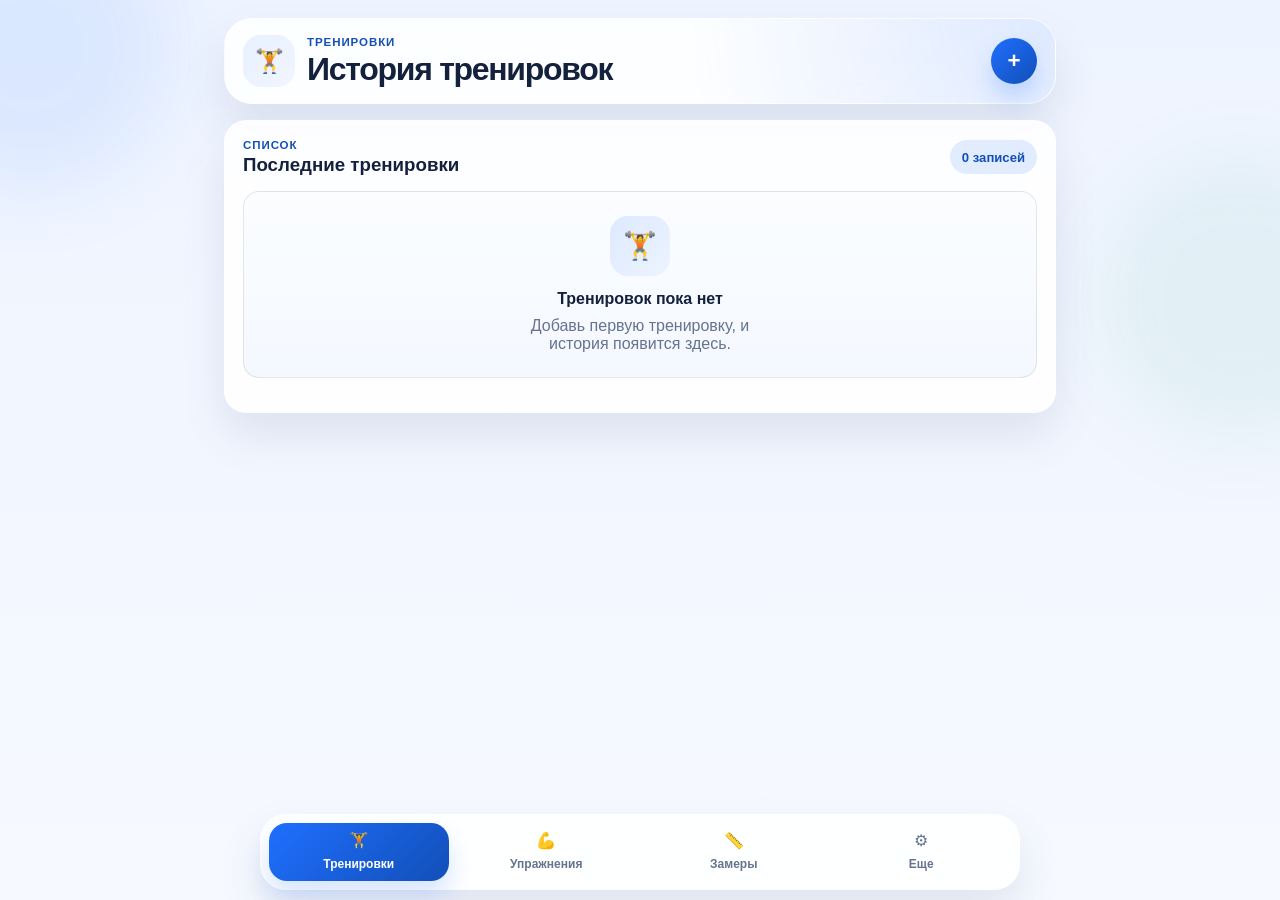
<file: docs/index.html>
<!DOCTYPE html>
<html lang="ru">
<head>
  <meta charset="utf-8">
  <meta name="viewport" content="width=device-width, initial-scale=1">
  <title>Журнал тренировок</title>
  <link rel="stylesheet" href="./styles.css?v=20260611d">
</head>
<body>
  <div class="page-glow page-glow-left"></div>
  <div class="page-glow page-glow-right"></div>

  <div class="app-shell">
    <main class="views">
      <section id="view-workouts" class="view is-active">
        <div class="subview is-active" data-subview="list">
          <header class="screen-header screen-header-workouts">
            <div class="screen-title-wrap">
              <span class="screen-icon" aria-hidden="true">🏋</span>
              <div>
                <p class="screen-kicker">Тренировки</p>
                <h2>История тренировок</h2>
              </div>
            </div>
            <button id="open-workout-form-button" class="circle-action" type="button" aria-label="Новая тренировка">+</button>
          </header>

          <section class="panel list-panel">
            <div class="panel-heading">
              <div>
                <p class="section-kicker">Список</p>
                <h3>Последние тренировки</h3>
              </div>
              <span id="workout-history-count" class="history-count">0 записей</span>
            </div>
            <div id="workout-empty-state" class="empty-state">
              <div class="empty-state-icon">🏋</div>
              <h4>Тренировок пока нет</h4>
              <p>Добавь первую тренировку, и история появится здесь.</p>
            </div>
            <div id="workout-history-list" class="history-list"></div>
          </section>
        </div>

        <div class="subview" data-subview="form">
          <header class="screen-header screen-header-workouts">
            <button class="back-button" type="button" data-back="workouts">Назад</button>
            <div class="screen-title-center">
              <p class="screen-kicker">Тренировки</p>
              <h2 id="workout-form-title">Новая тренировка</h2>
            </div>
            <button class="header-save-button" type="submit" form="workout-form">Сохранить</button>
          </header>

          <section class="panel form-panel">
            <p id="workout-draft-status" class="draft-status" hidden></p>
            <form id="workout-form" class="stack-form">
              <input id="workout-id" type="hidden">

              <label class="field">
                <span>Название тренировки</span>
                <input id="workout-title" type="text" placeholder="Например, Ноги и спина">
              </label>

              <label class="field">
                <span>Тип тренировки</span>
                <select id="workout-type" required>
                  <option value="strength">Силовая</option>
                  <option value="cardio">Кардио</option>
                </select>
              </label>

              <div class="field-grid">
                <label class="field">
                  <span>Время начала</span>
                  <input id="workout-start-time" type="datetime-local" required>
                </label>
                <label class="field">
                  <span>Время окончания</span>
                  <input id="workout-end-time" type="datetime-local" required>
                </label>
              </div>

              <section class="subsection">
                <div class="section-row">
                  <div>
                    <p class="section-kicker">Упражнения</p>
                    <h4>Что было в тренировке</h4>
                  </div>
                  <button id="add-workout-exercise-button" class="secondary-button" type="button">+ Упражнение</button>
                </div>
                <p id="exercise-picker-hint" class="helper-text" hidden></p>
                <button id="create-exercise-from-workout-button" class="ghost-button helper-action" type="button" hidden></button>
                <div id="workout-exercises-list" class="exercise-list"></div>
              </section>

              <div class="form-actions">
                <button id="reset-workout-button" class="ghost-button" type="button">Очистить</button>
                <button class="primary-button primary-button-wide" type="submit">Сохранить тренировку</button>
              </div>
            </form>
          </section>
        </div>
      </section>

      <section id="view-exercises" class="view">
        <div class="subview is-active" data-subview="list">
          <header class="screen-header screen-header-exercises">
            <div class="screen-title-wrap">
              <span class="screen-icon" aria-hidden="true">💪</span>
              <div>
                <p class="screen-kicker">Упражнения</p>
                <h2>Справочник</h2>
              </div>
            </div>
            <button id="open-exercise-form-button" class="circle-action" type="button" aria-label="Новое упражнение">+</button>
          </header>

          <section class="panel list-panel">
            <div class="panel-heading">
              <div>
                <p class="section-kicker">Список</p>
                <h3>Упражнения</h3>
              </div>
              <span id="exercise-history-count" class="history-count">0 записей</span>
            </div>
            <div id="exercise-empty-state" class="empty-state">
              <div class="empty-state-icon">💪</div>
              <h4>Справочник пуст</h4>
              <p>Добавь упражнения один раз, чтобы потом просто выбирать их в тренировке.</p>
            </div>
            <div id="exercise-history-list" class="history-list"></div>
          </section>
        </div>

        <div class="subview" data-subview="form">
          <header class="screen-header screen-header-exercises">
            <button class="back-button" type="button" data-back="exercises">Назад</button>
            <div class="screen-title-center">
              <p class="screen-kicker">Упражнения</p>
              <h2 id="exercise-form-title">Новое упражнение</h2>
            </div>
            <button class="header-save-button" type="submit" form="exercise-form">Сохранить</button>
          </header>

          <section class="panel form-panel">
            <p id="exercise-draft-status" class="draft-status" hidden></p>
            <form id="exercise-form" class="stack-form">
              <input id="exercise-id" type="hidden">

              <label class="field">
                <span>Название упражнения</span>
                <input id="exercise-name" type="text" placeholder="Например, жим лежа" required>
              </label>

              <label class="field">
                <span>Тип упражнения</span>
                <select id="exercise-type" required>
                  <option value="strength">Силовое</option>
                  <option value="cardio">Кардио</option>
                </select>
              </label>

              <label class="field">
                <span>Описание или заметка</span>
                <textarea id="exercise-description" rows="4" placeholder="Например, техника или комментарий"></textarea>
              </label>

              <div class="form-actions">
                <button id="reset-exercise-button" class="ghost-button" type="button">Очистить</button>
                <button class="primary-button primary-button-wide" type="submit">Сохранить упражнение</button>
              </div>
            </form>
          </section>
        </div>
      </section>

      <section id="view-measurements" class="view">
        <div class="subview is-active" data-subview="list">
          <header class="screen-header screen-header-measurements">
            <div class="screen-title-wrap">
              <span class="screen-icon" aria-hidden="true">📏</span>
              <div>
                <p class="screen-kicker">Замеры</p>
                <h2>Прогресс тела</h2>
              </div>
            </div>
            <button id="open-measurement-form-button" class="circle-action" type="button" aria-label="Новый замер">+</button>
          </header>

          <section class="panel list-panel">
            <div class="panel-heading">
              <div>
                <p class="section-kicker">Список</p>
                <h3>Замеры</h3>
              </div>
              <span id="measurement-history-count" class="history-count">0 записей</span>
            </div>
            <div id="measurement-empty-state" class="empty-state">
              <div class="empty-state-icon">📏</div>
              <h4>Замеров пока нет</h4>
              <p>Сохрани первый замер, чтобы потом видеть изменения по телу.</p>
            </div>
            <div id="measurement-history-list" class="history-list"></div>
          </section>
        </div>

        <div class="subview" data-subview="form">
          <header class="screen-header screen-header-measurements">
            <button class="back-button" type="button" data-back="measurements">Назад</button>
            <div class="screen-title-center">
              <p class="screen-kicker">Замеры</p>
              <h2 id="measurement-form-title">Новый замер</h2>
            </div>
            <button class="header-save-button" type="submit" form="measurement-form">Сохранить</button>
          </header>

          <section class="panel form-panel">
            <p id="measurement-draft-status" class="draft-status" hidden></p>
            <form id="measurement-form" class="stack-form">
              <input id="measurement-id" type="hidden">

              <label class="field">
                <span>Название записи</span>
                <input id="measurement-title" type="text" placeholder="Например, Утренний замер">
              </label>

              <label class="field">
                <span>Дата замера</span>
                <input id="measurement-date" type="date" required>
              </label>

              <div class="field-grid">
                <label class="field">
                  <span>Вес, кг</span>
                  <input id="measurement-weight" type="number" min="0" step="0.1" placeholder="78.4">
                </label>
                <label class="field">
                  <span>Процент жира</span>
                  <input id="measurement-body-fat" type="number" min="0" max="100" step="0.1" placeholder="18.2">
                </label>
              </div>

              <div class="double-grid">
                <label class="field">
                  <span>Грудь</span>
                  <input id="measurement-chest" type="number" min="0" step="0.1" placeholder="100">
                </label>
                <label class="field">
                  <span>Талия</span>
                  <input id="measurement-waist" type="number" min="0" step="0.1" placeholder="82">
                </label>
                <label class="field">
                  <span>Живот</span>
                  <input id="measurement-belly" type="number" min="0" step="0.1" placeholder="86">
                </label>
                <label class="field">
                  <span>Бедра</span>
                  <input id="measurement-hips" type="number" min="0" step="0.1" placeholder="98">
                </label>
                <label class="field">
                  <span>Рука</span>
                  <input id="measurement-arm" type="number" min="0" step="0.1" placeholder="36">
                </label>
                <label class="field">
                  <span>Нога</span>
                  <input id="measurement-leg" type="number" min="0" step="0.1" placeholder="58">
                </label>
              </div>

              <label class="field">
                <span>Заметка</span>
                <textarea id="measurement-note" rows="4" placeholder="Например, утром натощак"></textarea>
              </label>

              <div class="form-actions">
                <button id="reset-measurement-button" class="ghost-button" type="button">Очистить</button>
                <button class="primary-button primary-button-wide" type="submit">Сохранить замер</button>
              </div>
            </form>
          </section>
        </div>
      </section>

      <section id="view-more" class="view">
        <div class="subview is-active" data-subview="list">
          <header class="screen-header screen-header-more">
            <div class="screen-title-wrap">
              <span class="screen-icon" aria-hidden="true">⚙</span>
              <div>
                <p class="screen-kicker">Еще</p>
                <h2>Данные и настройки</h2>
              </div>
            </div>
          </header>

          <section class="panel info-panel">
            <article class="info-card">
              <h3>Как сейчас хранятся данные</h3>
              <p>Тренировки, упражнения, замеры и черновики сохраняются локально в браузере на этом устройстве.</p>
            </article>

            <article class="info-card">
              <h3>Что уже поддерживается</h3>
              <p>Черновики форм восстанавливаются. Для тренировок можно создавать упражнения прямо из текущего сценария.</p>
            </article>

            <article class="info-card">
              <h3>Резервная копия</h3>
              <p>Можно выгрузить все данные в файл и позже восстановить их через импорт.</p>
            </article>

            <article class="info-card">
              <h3>Действия с данными</h3>
              <div class="info-card-actions">
                <button id="export-data-button" class="secondary-button" type="button">Экспорт данных</button>
                <button id="import-data-button" class="secondary-button" type="button">Импорт данных</button>
                <button id="clear-all-data-button" class="ghost-button" type="button">Очистить все данные</button>
              </div>
              <input id="import-data-input" type="file" accept="application/json" hidden>
              <p>Очистка затрагивает только это устройство.</p>
            </article>
          </section>
        </div>
      </section>
    </main>
  </div>

  <nav class="bottom-nav" aria-label="Основная навигация">
    <button class="nav-item is-active" type="button" data-view="workouts">
      <span class="nav-icon" aria-hidden="true">🏋</span>
      <span class="nav-label">Тренировки</span>
    </button>
    <button class="nav-item" type="button" data-view="exercises">
      <span class="nav-icon" aria-hidden="true">💪</span>
      <span class="nav-label">Упражнения</span>
    </button>
    <button class="nav-item" type="button" data-view="measurements">
      <span class="nav-icon" aria-hidden="true">📏</span>
      <span class="nav-label">Замеры</span>
    </button>
    <button class="nav-item" type="button" data-view="more">
      <span class="nav-icon" aria-hidden="true">⚙</span>
      <span class="nav-label">Еще</span>
    </button>
  </nav>

  <template id="workout-exercise-template">
    <article class="exercise-card">
      <div class="exercise-card-header">
        <div>
          <p class="exercise-index-label">Упражнение</p>
          <h4 class="exercise-card-title">Новый блок</h4>
        </div>
        <button class="icon-button remove-exercise-button" type="button" aria-label="Удалить упражнение">Удалить</button>
      </div>

      <label class="field">
        <span>Выбрать упражнение</span>
        <select class="workout-exercise-id" required></select>
      </label>

      <div class="triple-grid">
        <label class="field">
          <span>Подходы</span>
          <input class="exercise-sets" type="number" min="1" step="1" placeholder="4">
        </label>
        <label class="field">
          <span>Вес, кг</span>
          <input class="exercise-weight" type="number" min="0" step="0.5" placeholder="60">
        </label>
        <label class="field">
          <span>Повторы</span>
          <input class="exercise-reps" type="number" min="0" step="1" placeholder="10">
        </label>
      </div>

      <label class="field">
        <span>Заметка к упражнению</span>
        <textarea class="exercise-note" rows="3" placeholder="Техника, ощущения, комментарии"></textarea>
      </label>
    </article>
  </template>

  <div id="toast" class="toast" hidden></div>

  <script src="./app.js?v=20260611d" defer></script>
</body>
</html>
</file>
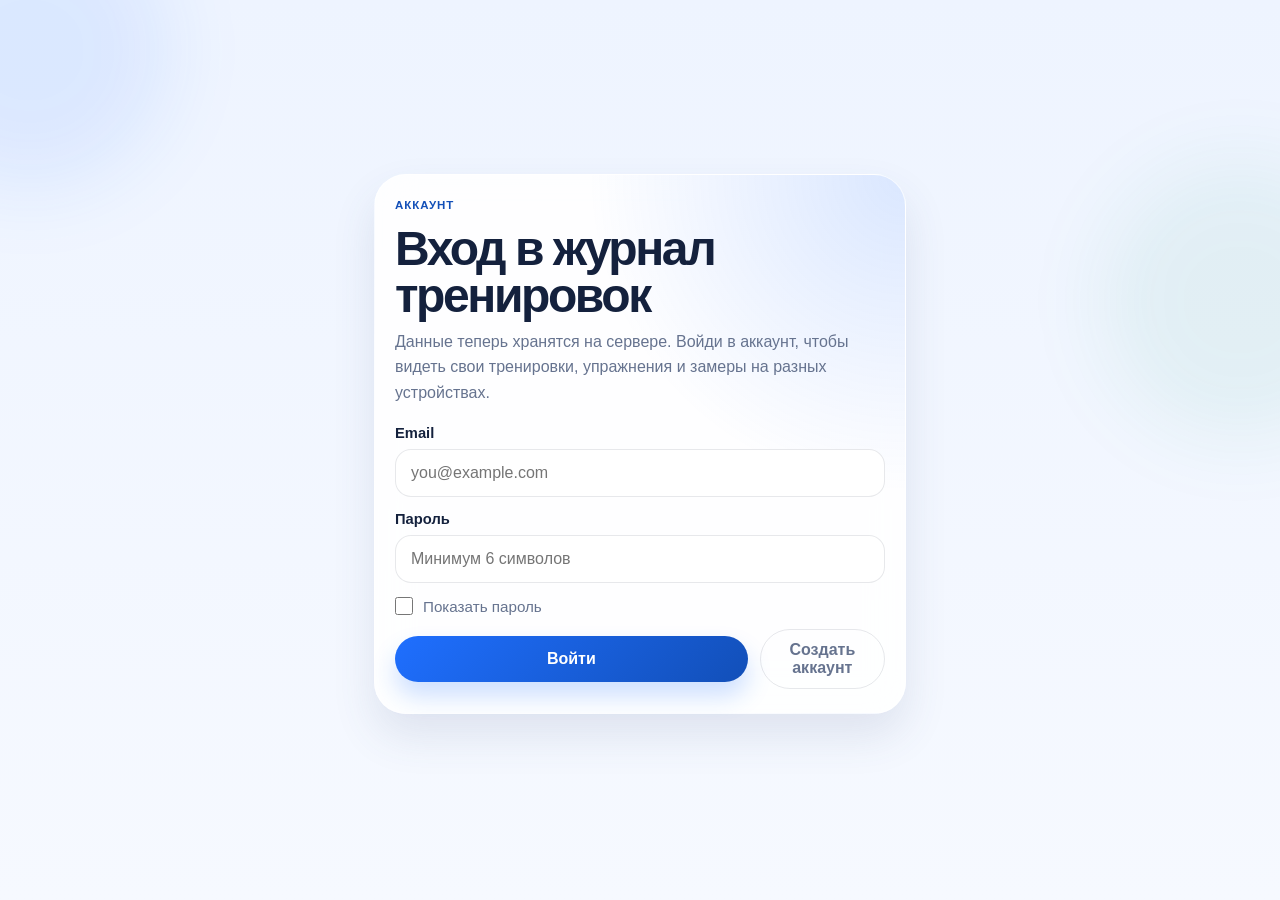
<file: wwwroot/index.html>
<!DOCTYPE html>
<html lang="ru">
<head>
  <meta charset="utf-8">
  <meta name="viewport" content="width=device-width, initial-scale=1">
  <title>Журнал тренировок</title>
  <link rel="stylesheet" href="./styles.css?v=20260701b">
</head>
<body>
  <div class="page-glow page-glow-left"></div>
  <div class="page-glow page-glow-right"></div>

  <section id="auth-shell" class="auth-shell">
    <div class="auth-card">
      <div class="auth-copy">
        <p class="screen-kicker">Аккаунт</p>
        <h1>Вход в журнал тренировок</h1>
        <p class="auth-text">Данные теперь хранятся на сервере. Войди в аккаунт, чтобы видеть свои тренировки, упражнения и замеры на разных устройствах.</p>
      </div>

      <form id="auth-form" class="stack-form auth-form">
        <label class="field">
          <span>Email</span>
          <input id="auth-email" type="email" placeholder="you@example.com" autocomplete="email" required>
        </label>

        <label class="field">
          <span>Пароль</span>
          <input id="auth-password" type="password" placeholder="Минимум 6 символов" autocomplete="current-password" required>
        </label>

        <label class="auth-password-toggle" for="auth-show-password">
          <input id="auth-show-password" type="checkbox">
          <span>Показать пароль</span>
        </label>

        <p id="auth-status" class="draft-status" hidden></p>

        <div class="form-actions auth-actions">
          <button id="auth-submit-button" class="primary-button primary-button-wide" type="submit">Войти</button>
          <button id="auth-toggle-button" class="ghost-button" type="button">Создать аккаунт</button>
        </div>
      </form>
    </div>
  </section>

  <div id="app-shell" class="app-shell" hidden>
    <main class="views">
      <section id="view-workouts" class="view is-active">
        <div class="subview is-active" data-subview="list">
          <header class="screen-header screen-header-workouts">
            <div class="screen-title-wrap">
              <span class="screen-icon" aria-hidden="true">🏋</span>
              <div>
                <p class="screen-kicker">Тренировки</p>
                <h2>История тренировок</h2>
              </div>
            </div>
            <button id="open-workout-form-button" class="circle-action" type="button" aria-label="Новая тренировка">+</button>
          </header>

          <section class="panel list-panel">
            <div class="panel-heading">
              <div>
                <p class="section-kicker">Список</p>
                <h3>Последние тренировки</h3>
              </div>
              <span id="workout-history-count" class="history-count">0 записей</span>
            </div>
            <div id="active-workout-card" class="active-workout-card" hidden></div>
            <div class="workout-filter-row">
              <button id="planned-filter-button" class="filter-chip is-active" type="button">Запланированные</button>
              <button id="completed-filter-button" class="filter-chip" type="button">Завершённые</button>
            </div>
            <div id="workout-empty-state" class="empty-state">
              <div class="empty-state-icon">🏋</div>
              <h4>Тренировок пока нет</h4>
              <p>Добавь первую тренировку, и история появится здесь.</p>
            </div>
            <div id="workout-history-list" class="history-list"></div>
          </section>
        </div>

        <div class="subview" data-subview="form">
          <header class="screen-header screen-header-workouts">
            <button class="back-button" type="button" data-back="workouts">Назад</button>
            <div class="screen-title-center">
              <p class="screen-kicker">Тренировки</p>
              <h2 id="workout-form-title">Новая тренировка</h2>
            </div>
            <button class="header-save-button" type="submit" form="workout-form">Сохранить</button>
          </header>

          <section class="panel form-panel">
            <p id="workout-draft-status" class="draft-status" hidden></p>
            <form id="workout-form" class="stack-form">
              <input id="workout-id" type="hidden">

              <label class="field">
                <span>Название тренировки</span>
                <input id="workout-title" type="text" placeholder="Например, Ноги и спина">
              </label>

              <label class="field">
                <span>Тип тренировки</span>
                <select id="workout-type" required>
                  <option value="strength">Силовая</option>
                  <option value="cardio">Кардио</option>
                </select>
              </label>

              <label class="field">
                <span>Статус тренировки</span>
                <select id="workout-status" required>
                  <option value="planned">Запланирована</option>
                  <option value="active">Активна</option>
                  <option value="completed">Сразу завершить</option>
                </select>
              </label>

              <div class="field-grid">
                <label class="field">
                  <span>Время начала</span>
                  <input id="workout-start-time" type="datetime-local" required>
                </label>
                <label class="field">
                  <span>Время окончания</span>
                  <input id="workout-end-time" type="datetime-local" required>
                </label>
              </div>

              <section class="subsection">
                <div class="section-row">
                  <div>
                    <p class="section-kicker">Упражнения</p>
                    <h4>Что было в тренировке</h4>
                  </div>
                  <button id="add-workout-exercise-button" class="secondary-button" type="button">+ Упражнение</button>
                </div>
                <p id="exercise-picker-hint" class="helper-text" hidden></p>
                <button id="create-exercise-from-workout-button" class="ghost-button helper-action" type="button" hidden></button>
                <div id="workout-exercises-list" class="exercise-list"></div>
              </section>

              <div class="form-actions">
                <button id="reset-workout-button" class="ghost-button" type="button">Очистить</button>
                <button class="primary-button primary-button-wide" type="submit">Сохранить тренировку</button>
              </div>
            </form>
          </section>
        </div>
      </section>

      <section id="view-exercises" class="view">
        <div class="subview is-active" data-subview="list">
          <header class="screen-header screen-header-exercises">
            <div class="screen-title-wrap">
              <span class="screen-icon" aria-hidden="true">💪</span>
              <div>
                <p class="screen-kicker">Упражнения</p>
                <h2>Справочник</h2>
              </div>
            </div>
            <button id="open-exercise-form-button" class="circle-action" type="button" aria-label="Новое упражнение">+</button>
          </header>

          <section class="panel list-panel">
            <div class="panel-heading">
              <div>
                <p class="section-kicker">Список</p>
                <h3>Упражнения</h3>
              </div>
              <span id="exercise-history-count" class="history-count">0 записей</span>
            </div>
            <div id="exercise-empty-state" class="empty-state">
              <div class="empty-state-icon">💪</div>
              <h4>Справочник пуст</h4>
              <p>Добавь упражнения один раз, чтобы потом просто выбирать их в тренировке.</p>
            </div>
            <div id="exercise-history-list" class="history-list"></div>
          </section>
        </div>

        <div class="subview" data-subview="form">
          <header class="screen-header screen-header-exercises">
            <button class="back-button" type="button" data-back="exercises">Назад</button>
            <div class="screen-title-center">
              <p class="screen-kicker">Упражнения</p>
              <h2 id="exercise-form-title">Новое упражнение</h2>
            </div>
            <button class="header-save-button" type="submit" form="exercise-form">Сохранить</button>
          </header>

          <section class="panel form-panel">
            <p id="exercise-draft-status" class="draft-status" hidden></p>
            <form id="exercise-form" class="stack-form">
              <input id="exercise-id" type="hidden">

              <label class="field">
                <span>Название упражнения</span>
                <input id="exercise-name" type="text" placeholder="Например, жим лежа" required>
              </label>

              <label class="field">
                <span>Тип упражнения</span>
                <select id="exercise-type" required>
                  <option value="strength">Силовое</option>
                  <option value="cardio">Кардио</option>
                </select>
              </label>

              <label class="field">
                <span>Описание или заметка</span>
                <textarea id="exercise-description" rows="4" placeholder="Например, техника или комментарий"></textarea>
              </label>

              <div class="form-actions">
                <button id="reset-exercise-button" class="ghost-button" type="button">Очистить</button>
                <button class="primary-button primary-button-wide" type="submit">Сохранить упражнение</button>
              </div>
            </form>
          </section>
        </div>
      </section>

      <section id="view-measurements" class="view">
        <div class="subview is-active" data-subview="list">
          <header class="screen-header screen-header-measurements">
            <div class="screen-title-wrap">
              <span class="screen-icon" aria-hidden="true">📏</span>
              <div>
                <p class="screen-kicker">Замеры</p>
                <h2>Прогресс тела</h2>
              </div>
            </div>
            <button id="open-measurement-form-button" class="circle-action" type="button" aria-label="Новый замер">+</button>
          </header>

          <section class="panel list-panel">
            <div class="panel-heading">
              <div>
                <p class="section-kicker">Список</p>
                <h3>Замеры</h3>
              </div>
              <span id="measurement-history-count" class="history-count">0 записей</span>
            </div>
            <div id="measurement-empty-state" class="empty-state">
              <div class="empty-state-icon">📏</div>
              <h4>Замеров пока нет</h4>
              <p>Сохрани первый замер, чтобы потом видеть изменения по телу.</p>
            </div>
            <div id="measurement-history-list" class="history-list"></div>
          </section>
        </div>

        <div class="subview" data-subview="form">
          <header class="screen-header screen-header-measurements">
            <button class="back-button" type="button" data-back="measurements">Назад</button>
            <div class="screen-title-center">
              <p class="screen-kicker">Замеры</p>
              <h2 id="measurement-form-title">Новый замер</h2>
            </div>
            <button class="header-save-button" type="submit" form="measurement-form">Сохранить</button>
          </header>

          <section class="panel form-panel">
            <p id="measurement-draft-status" class="draft-status" hidden></p>
            <form id="measurement-form" class="stack-form">
              <input id="measurement-id" type="hidden">

              <label class="field">
                <span>Название записи</span>
                <input id="measurement-title" type="text" placeholder="Например, Утренний замер">
              </label>

              <label class="field">
                <span>Дата замера</span>
                <input id="measurement-date" type="date" required>
              </label>

              <div class="field-grid">
                <label class="field">
                  <span>Вес, кг</span>
                  <input id="measurement-weight" type="number" min="0" step="0.1" placeholder="78.4">
                </label>
                <label class="field">
                  <span>Процент жира</span>
                  <input id="measurement-body-fat" type="number" min="0" max="100" step="0.1" placeholder="18.2">
                </label>
              </div>

              <details class="compact-details">
                <summary>Обхваты и заметка</summary>
                <div class="compact-details-body">
                  <div class="double-grid">
                    <label class="field">
                      <span>Грудь</span>
                      <input id="measurement-chest" type="number" min="0" step="0.1" placeholder="100">
                    </label>
                    <label class="field">
                      <span>Талия</span>
                      <input id="measurement-waist" type="number" min="0" step="0.1" placeholder="82">
                    </label>
                    <label class="field">
                      <span>Живот</span>
                      <input id="measurement-belly" type="number" min="0" step="0.1" placeholder="86">
                    </label>
                    <label class="field">
                      <span>Бедра</span>
                      <input id="measurement-hips" type="number" min="0" step="0.1" placeholder="98">
                    </label>
                    <label class="field">
                      <span>Рука</span>
                      <input id="measurement-arm" type="number" min="0" step="0.1" placeholder="36">
                    </label>
                    <label class="field">
                      <span>Нога</span>
                      <input id="measurement-leg" type="number" min="0" step="0.1" placeholder="58">
                    </label>
                  </div>

                  <label class="field">
                    <span>Заметка</span>
                    <textarea id="measurement-note" rows="4" placeholder="Например, утром натощак"></textarea>
                  </label>
                </div>
              </details>

              <div class="form-actions">
                <button id="reset-measurement-button" class="ghost-button" type="button">Очистить</button>
                <button class="primary-button primary-button-wide" type="submit">Сохранить замер</button>
              </div>
            </form>
          </section>
        </div>
      </section>

      <section id="view-more" class="view">
        <div class="subview is-active" data-subview="list">
          <header class="screen-header screen-header-more">
            <div class="screen-title-wrap">
              <span class="screen-icon" aria-hidden="true">⚙</span>
              <div>
                <p class="screen-kicker">Еще</p>
                <h2>Данные и настройки</h2>
              </div>
            </div>
          </header>

          <section class="panel info-panel">
            <article class="info-card">
              <h3>Аккаунт</h3>
              <p id="account-email">Не выполнен вход.</p>
              <p id="sync-status-text">После входа приложение загружает данные с сервера и автоматически отправляет изменения обратно.</p>
              <button id="logout-button" class="ghost-button" type="button">Выйти</button>
            </article>

            <article class="info-card">
              <h3>Данные</h3>
              <p>Экспортируй журнал в файл или верни его обратно через импорт.</p>
              <div class="info-card-actions">
                <button id="export-data-button" class="secondary-button" type="button">Экспорт данных</button>
                <button id="import-data-button" class="secondary-button" type="button">Импорт данных</button>
              </div>
              <input id="import-data-input" type="file" accept="application/json" hidden>
            </article>

            <article class="info-card">
              <h3>Локальное хранение</h3>
              <p>Черновики форм и история остаются в браузере на этом устройстве. Очистка затронет только его.</p>
              <button id="clear-all-data-button" class="ghost-button" type="button">Очистить все данные</button>
            </article>
          </section>
        </div>
      </section>
    </main>
  </div>

  <nav id="bottom-nav" class="bottom-nav" aria-label="Основная навигация" hidden>
    <button class="nav-item is-active" type="button" data-view="workouts">
      <span class="nav-icon" aria-hidden="true">🏋</span>
      <span class="nav-label">Тренировки</span>
    </button>
    <button class="nav-item" type="button" data-view="exercises">
      <span class="nav-icon" aria-hidden="true">💪</span>
      <span class="nav-label">Упражнения</span>
    </button>
    <button class="nav-item" type="button" data-view="measurements">
      <span class="nav-icon" aria-hidden="true">📏</span>
      <span class="nav-label">Замеры</span>
    </button>
    <button class="nav-item" type="button" data-view="more">
      <span class="nav-icon" aria-hidden="true">⚙</span>
      <span class="nav-label">Еще</span>
    </button>
  </nav>

  <template id="workout-exercise-template">
    <article class="exercise-card">
      <input class="workout-entry-id" type="hidden">
      <input class="workout-entry-status" type="hidden">
      <input class="workout-entry-plan" type="hidden">
      <input class="workout-entry-fact" type="hidden">
      <div class="exercise-card-header">
        <div>
          <p class="exercise-index-label">Упражнение</p>
          <h4 class="exercise-card-title">Новый блок</h4>
        </div>
        <button class="icon-button remove-exercise-button" type="button" aria-label="Удалить упражнение">Удалить</button>
      </div>

      <label class="field">
        <span>Выбрать упражнение</span>
        <select class="workout-exercise-id" required></select>
      </label>

      <div class="triple-grid">
        <label class="field">
          <span>Подходы</span>
          <input class="exercise-sets" type="number" min="1" step="1" placeholder="4">
        </label>
        <label class="field">
          <span>Вес, кг</span>
          <input class="exercise-weight" type="number" min="0" step="0.5" placeholder="60">
        </label>
        <label class="field">
          <span>Повторы</span>
          <input class="exercise-reps" type="number" min="0" step="1" placeholder="10">
        </label>
      </div>

      <label class="field">
        <span>Заметка к упражнению</span>
        <textarea class="exercise-note" rows="3" placeholder="Техника, ощущения, комментарии"></textarea>
      </label>
    </article>
  </template>

  <div id="toast" class="toast" hidden></div>

  <script src="./app.js?v=20260701d" defer></script>
</body>
</html>
</file>
<file: docs/styles.css>
:root {
  color-scheme: light;
  --bg-top: #eef4ff;
  --bg-bottom: #f6f9ff;
  --surface: rgba(255, 255, 255, 0.88);
  --surface-strong: #ffffff;
  --surface-soft: #f4f7fc;
  --text: #14213d;
  --muted: #66738f;
  --line: rgba(20, 33, 61, 0.1);
  --primary: #1f6fff;
  --primary-strong: #124fb8;
  --primary-soft: rgba(31, 111, 255, 0.12);
  --green: #1f9b6c;
  --green-soft: rgba(31, 155, 108, 0.12);
  --orange: #d9851d;
  --orange-soft: rgba(217, 133, 29, 0.14);
  --graphite: #405066;
  --graphite-soft: rgba(64, 80, 102, 0.12);
  --danger: #d94b4b;
  --danger-soft: rgba(217, 75, 75, 0.1);
  --shadow: 0 22px 44px rgba(67, 86, 125, 0.12);
  --radius-xl: 28px;
  --radius-lg: 22px;
  --radius-md: 16px;
  --radius-sm: 12px;
  --max-width: 860px;
  font-family: "Segoe UI", "SF Pro Display", sans-serif;
}

* {
  box-sizing: border-box;
}

html {
  scroll-behavior: smooth;
}

body {
  margin: 0;
  min-height: 100vh;
  overflow-x: hidden;
  color: var(--text);
  background: linear-gradient(180deg, var(--bg-top) 0%, var(--bg-bottom) 100%);
}

button,
input,
select,
textarea {
  font: inherit;
}

button {
  appearance: none;
}

.page-glow {
  position: fixed;
  z-index: 0;
  width: 280px;
  height: 280px;
  border-radius: 50%;
  filter: blur(40px);
  opacity: 0.5;
  pointer-events: none;
}

.page-glow-left {
  top: -90px;
  left: -110px;
  background: rgba(31, 111, 255, 0.18);
}

.page-glow-right {
  top: 160px;
  right: -100px;
  background: rgba(31, 155, 108, 0.14);
}

.app-shell {
  position: relative;
  z-index: 1;
  width: min(100%, var(--max-width));
  margin: 0 auto;
  padding: 18px 14px 112px;
}

.views {
  display: grid;
}

.view {
  display: none;
}

.view.is-active {
  display: block;
}

.subview {
  display: none;
  gap: 16px;
}

.subview.is-active {
  display: grid;
}

.screen-header,
.panel,
.bottom-nav,
.toast {
  border: 1px solid rgba(255, 255, 255, 0.74);
  background: var(--surface);
  backdrop-filter: blur(18px);
  box-shadow: var(--shadow);
}

.screen-header {
  display: flex;
  align-items: center;
  justify-content: space-between;
  gap: 12px;
  padding: 16px 18px;
  border-radius: var(--radius-xl);
}

.screen-header-workouts {
  background:
    radial-gradient(circle at top right, rgba(31, 111, 255, 0.14), transparent 44%),
    var(--surface);
}

.screen-header-exercises {
  background:
    radial-gradient(circle at top right, rgba(31, 155, 108, 0.14), transparent 44%),
    var(--surface);
}

.screen-header-measurements {
  background:
    radial-gradient(circle at top right, rgba(217, 133, 29, 0.14), transparent 44%),
    var(--surface);
}

.screen-header-more {
  background:
    radial-gradient(circle at top right, rgba(64, 80, 102, 0.14), transparent 44%),
    var(--surface);
}

.screen-title-wrap,
.screen-title-center {
  display: flex;
  align-items: center;
  gap: 12px;
}

.screen-title-center {
  flex: 1;
  justify-content: center;
  text-align: center;
}

.screen-icon,
.circle-action,
.empty-state-icon {
  display: grid;
  place-items: center;
  border-radius: 18px;
}

.screen-icon {
  width: 52px;
  height: 52px;
  background: linear-gradient(135deg, #e8f0ff 0%, #f1f6ff 100%);
  font-size: 1.45rem;
}

.screen-kicker,
.section-kicker,
.exercise-index-label {
  margin: 0 0 4px;
  color: var(--primary-strong);
  letter-spacing: 0.08em;
  text-transform: uppercase;
  font-size: 0.72rem;
  font-weight: 800;
}

.screen-title-wrap h2,
.screen-title-center h2,
.panel h3,
.panel h4,
.history-title,
.empty-state h4,
.info-card h3,
.exercise-card-title {
  margin: 0;
  line-height: 1.08;
}

.screen-title-wrap h2,
.screen-title-center h2 {
  font-size: clamp(1.42rem, 5vw, 2rem);
  letter-spacing: -0.04em;
}

.circle-action,
.back-button,
.header-save-button,
.primary-button,
.secondary-button,
.ghost-button,
.icon-button,
.mini-icon-button {
  border: 0;
  cursor: pointer;
  transition: transform 160ms ease, background-color 160ms ease, color 160ms ease;
}

.circle-action,
.back-button,
.header-save-button,
.primary-button,
.secondary-button,
.ghost-button {
  min-height: 46px;
  border-radius: 999px;
  padding: 11px 16px;
  font-weight: 700;
}

.circle-action {
  width: 46px;
  padding: 0;
  background: linear-gradient(135deg, var(--primary) 0%, var(--primary-strong) 100%);
  color: #fff;
  font-size: 1.4rem;
  box-shadow: 0 14px 24px rgba(31, 111, 255, 0.22);
}

.back-button,
.ghost-button {
  background: transparent;
  color: var(--muted);
  border: 1px solid var(--line);
}

.header-save-button,
.primary-button {
  background: linear-gradient(135deg, var(--primary) 0%, var(--primary-strong) 100%);
  color: #fff;
  box-shadow: 0 14px 24px rgba(31, 111, 255, 0.22);
}

.primary-button-wide {
  width: 100%;
}

.secondary-button {
  background: #e7efff;
  color: var(--primary-strong);
}

.icon-button {
  min-height: 36px;
  padding: 8px 12px;
  border-radius: 999px;
  background: var(--danger-soft);
  color: var(--danger);
  font-weight: 700;
}

.mini-icon-button {
  width: 40px;
  height: 40px;
  border-radius: 14px;
  background: #eef4ff;
  color: var(--primary-strong);
  font-size: 1.05rem;
}

.circle-action:hover,
.back-button:hover,
.header-save-button:hover,
.primary-button:hover,
.secondary-button:hover,
.ghost-button:hover,
.icon-button:hover,
.mini-icon-button:hover,
.nav-item:hover {
  transform: translateY(-1px);
}

.panel {
  padding: 18px;
  border-radius: var(--radius-lg);
}

.list-panel,
.form-panel {
  display: grid;
  gap: 16px;
}

.panel-heading,
.section-row,
.exercise-card-header,
.history-card-actions,
.form-actions,
.history-topline {
  display: flex;
  align-items: center;
  justify-content: space-between;
  gap: 12px;
}

.stack-form,
.history-list,
.exercise-list,
.subsection,
.info-panel {
  display: grid;
  gap: 14px;
}

.field-grid,
.triple-grid,
.double-grid {
  display: grid;
  gap: 12px;
}

.field {
  display: grid;
  gap: 8px;
}

.field span {
  font-size: 0.92rem;
  font-weight: 700;
}

.field input,
.field select,
.field textarea {
  width: 100%;
  border: 1px solid var(--line);
  border-radius: var(--radius-md);
  background: var(--surface-strong);
  padding: 14px 15px;
  color: var(--text);
  outline: none;
  transition: border-color 180ms ease, box-shadow 180ms ease;
}

.field input:focus,
.field select:focus,
.field textarea:focus {
  border-color: rgba(31, 111, 255, 0.45);
  box-shadow: 0 0 0 4px rgba(31, 111, 255, 0.12);
}

.field textarea {
  min-height: 110px;
  resize: vertical;
}

.draft-status,
.helper-text {
  margin: 0;
  padding: 12px 14px;
  border-radius: var(--radius-md);
  font-size: 0.9rem;
  line-height: 1.45;
}

.draft-status {
  border: 1px solid rgba(31, 155, 108, 0.18);
  background: var(--green-soft);
  color: #13684b;
}

.helper-text {
  border: 1px dashed rgba(20, 33, 61, 0.12);
  background: var(--surface-soft);
  color: var(--muted);
}

.helper-action {
  width: 100%;
}

.history-count,
.pill {
  display: inline-flex;
  align-items: center;
  justify-content: center;
  min-height: 34px;
  padding: 8px 12px;
  border-radius: 999px;
  background: var(--primary-soft);
  color: var(--primary-strong);
  font-size: 0.82rem;
  font-weight: 700;
}

.history-card,
.exercise-card,
.empty-state,
.info-card {
  border: 1px solid var(--line);
  border-radius: var(--radius-md);
  background: var(--surface-strong);
}

.history-card,
.exercise-card,
.info-card {
  padding: 16px;
}

.history-card {
  display: grid;
  gap: 10px;
}

.history-meta,
.history-summary,
.info-card p {
  margin: 0;
  color: var(--muted);
  line-height: 1.55;
}

.history-title {
  font-size: 1rem;
  font-weight: 800;
}

.history-card-actions {
  justify-content: flex-start;
  flex-wrap: wrap;
}

.exercise-card-title {
  margin-top: 4px;
  font-size: 1rem;
  font-weight: 800;
}

.empty-state {
  padding: 24px 18px;
  text-align: center;
  background: linear-gradient(180deg, #fbfdff 0%, #f4f8ff 100%);
}

.empty-state-icon {
  width: 60px;
  height: 60px;
  margin: 0 auto 14px;
  background: linear-gradient(135deg, #dde9ff 0%, #edf4ff 100%);
  color: var(--primary-strong);
  font-size: 1.7rem;
}

.empty-state p {
  margin: 10px auto 0;
  max-width: 30ch;
  color: var(--muted);
}

.info-panel {
  grid-template-columns: repeat(auto-fit, minmax(220px, 1fr));
}

.info-card-actions {
  display: grid;
  gap: 10px;
  margin: 14px 0;
}

.bottom-nav {
  position: fixed;
  left: 50%;
  bottom: calc(10px + env(safe-area-inset-bottom, 0px));
  transform: translateX(-50%);
  z-index: 20;
  width: min(calc(100% - 16px), 760px);
  display: grid;
  grid-template-columns: repeat(4, minmax(0, 1fr));
  gap: 8px;
  padding: 8px;
  border-radius: 26px;
}

.nav-item {
  display: grid;
  place-items: center;
  gap: 4px;
  min-height: 58px;
  padding: 8px 6px;
  border: 0;
  border-radius: 18px;
  background: transparent;
  color: var(--muted);
  text-align: center;
}

.nav-item.is-active {
  background: linear-gradient(135deg, var(--primary) 0%, var(--primary-strong) 100%);
  color: #fff;
  box-shadow: 0 14px 24px rgba(31, 111, 255, 0.18);
}

.nav-icon {
  font-size: 1rem;
  line-height: 1;
}

.nav-label {
  font-size: 0.75rem;
  font-weight: 700;
  line-height: 1.05;
}

.toast {
  position: fixed;
  left: 50%;
  bottom: calc(94px + env(safe-area-inset-bottom, 0px));
  transform: translateX(-50%);
  z-index: 25;
  width: min(calc(100% - 24px), 420px);
  display: flex;
  align-items: center;
  justify-content: space-between;
  gap: 12px;
  padding: 14px 16px;
  border-radius: 18px;
  background: rgba(20, 33, 61, 0.94);
  color: #fff;
}

.toast-action {
  min-height: 34px;
  padding: 8px 12px;
  border: 0;
  border-radius: 999px;
  background: rgba(255, 255, 255, 0.18);
  color: #fff;
  font-weight: 700;
}

body.is-detail-mode .bottom-nav {
  display: none;
}

[hidden] {
  display: none !important;
}

@media (max-width: 759px) {
  .app-shell {
    padding: 14px 12px calc(116px + env(safe-area-inset-bottom, 0px));
  }

  .screen-header {
    padding: 14px 14px;
    border-radius: 22px;
  }

  .screen-icon {
    width: 46px;
    height: 46px;
    font-size: 1.25rem;
  }

  .panel {
    padding: 14px;
  }

  .panel-heading,
  .section-row,
  .exercise-card-header,
  .history-card-actions,
  .form-actions {
    flex-direction: column;
    align-items: stretch;
  }

  .circle-action,
  .header-save-button,
  .back-button,
  .primary-button,
  .secondary-button,
  .ghost-button {
    min-height: 42px;
    padding: 10px 14px;
    font-size: 0.84rem;
  }

  .screen-title-center {
    min-width: 0;
  }

  .screen-title-center h2,
  .screen-title-wrap h2 {
    font-size: 1.26rem;
  }

  .field input,
  .field select,
  .field textarea {
    padding: 12px 13px;
  }

  .field textarea {
    min-height: 92px;
  }

  .double-grid,
  .field-grid,
  .triple-grid {
    grid-template-columns: 1fr;
  }

  .info-panel {
    grid-template-columns: 1fr;
  }

  .bottom-nav {
    width: calc(100% - 12px);
    gap: 6px;
    padding: 7px;
    border-radius: 22px;
  }

  .nav-item {
    min-height: 56px;
    border-radius: 16px;
  }

  .nav-label {
    font-size: 0.68rem;
  }

  .toast {
    width: calc(100% - 14px);
    bottom: calc(86px + env(safe-area-inset-bottom, 0px));
    padding: 12px 14px;
    font-size: 0.82rem;
  }
}
</file>
<file: wwwroot/styles.css>
:root {
  color-scheme: light;
  --bg-top: #eef4ff;
  --bg-bottom: #f6f9ff;
  --surface: rgba(255, 255, 255, 0.88);
  --surface-strong: #ffffff;
  --surface-soft: #f4f7fc;
  --text: #14213d;
  --muted: #66738f;
  --line: rgba(20, 33, 61, 0.1);
  --primary: #1f6fff;
  --primary-strong: #124fb8;
  --primary-soft: rgba(31, 111, 255, 0.12);
  --green: #1f9b6c;
  --green-soft: rgba(31, 155, 108, 0.12);
  --orange: #d9851d;
  --orange-soft: rgba(217, 133, 29, 0.14);
  --graphite: #405066;
  --graphite-soft: rgba(64, 80, 102, 0.12);
  --danger: #d94b4b;
  --danger-soft: rgba(217, 75, 75, 0.1);
  --shadow: 0 22px 44px rgba(67, 86, 125, 0.12);
  --radius-xl: 28px;
  --radius-lg: 22px;
  --radius-md: 16px;
  --radius-sm: 12px;
  --max-width: 860px;
  font-family: "Segoe UI", "SF Pro Display", sans-serif;
}

[hidden] {
  display: none !important;
}

.auth-shell {
  position: relative;
  z-index: 1;
  width: min(100%, 560px);
  margin: 0 auto;
  min-height: 100vh;
  display: grid;
  align-items: center;
  padding: 20px 14px 32px;
}

.auth-card {
  border: 1px solid rgba(255, 255, 255, 0.74);
  background:
    radial-gradient(circle at top right, rgba(31, 111, 255, 0.16), transparent 42%),
    var(--surface);
  backdrop-filter: blur(18px);
  box-shadow: var(--shadow);
  border-radius: 32px;
  padding: 24px 20px;
  display: grid;
  gap: 20px;
}

.auth-copy {
  display: grid;
  gap: 10px;
}

.auth-copy h1 {
  margin: 0;
  font-size: clamp(2rem, 7vw, 3rem);
  line-height: 0.98;
  letter-spacing: -0.05em;
}

.auth-text {
  margin: 0;
  color: var(--muted);
  line-height: 1.6;
}

.auth-form {
  gap: 14px;
}

.auth-actions {
  display: grid;
  gap: 10px;
}

.auth-password-toggle {
  display: inline-flex;
  align-items: center;
  gap: 10px;
  color: var(--muted);
  font-size: 0.95rem;
  cursor: pointer;
}

.auth-password-toggle input {
  width: 18px;
  height: 18px;
  margin: 0;
}

* {
  box-sizing: border-box;
}

html {
  scroll-behavior: smooth;
}

body {
  margin: 0;
  min-height: 100vh;
  overflow-x: hidden;
  color: var(--text);
  background: linear-gradient(180deg, var(--bg-top) 0%, var(--bg-bottom) 100%);
}

button,
input,
select,
textarea {
  font: inherit;
}

button {
  appearance: none;
}

.page-glow {
  position: fixed;
  z-index: 0;
  width: 280px;
  height: 280px;
  border-radius: 50%;
  filter: blur(40px);
  opacity: 0.5;
  pointer-events: none;
}

.page-glow-left {
  top: -90px;
  left: -110px;
  background: rgba(31, 111, 255, 0.18);
}

.page-glow-right {
  top: 160px;
  right: -100px;
  background: rgba(31, 155, 108, 0.14);
}

.app-shell {
  position: relative;
  z-index: 1;
  width: min(100%, var(--max-width));
  margin: 0 auto;
  padding: 18px 14px 112px;
}

.views {
  display: grid;
}

.view {
  display: none;
}

.view.is-active {
  display: block;
}

.subview {
  display: none;
  gap: 16px;
}

.subview.is-active {
  display: grid;
}

.screen-header,
.panel,
.bottom-nav,
.toast {
  border: 1px solid rgba(255, 255, 255, 0.74);
  background: var(--surface);
  backdrop-filter: blur(18px);
  box-shadow: var(--shadow);
}

.screen-header {
  display: flex;
  align-items: center;
  justify-content: space-between;
  gap: 12px;
  padding: 16px 18px;
  border-radius: var(--radius-xl);
}

.screen-header-workouts {
  background:
    radial-gradient(circle at top right, rgba(31, 111, 255, 0.14), transparent 44%),
    var(--surface);
}

.screen-header-exercises {
  background:
    radial-gradient(circle at top right, rgba(31, 155, 108, 0.14), transparent 44%),
    var(--surface);
}

.screen-header-measurements {
  background:
    radial-gradient(circle at top right, rgba(217, 133, 29, 0.14), transparent 44%),
    var(--surface);
}

.screen-header-more {
  background:
    radial-gradient(circle at top right, rgba(64, 80, 102, 0.14), transparent 44%),
    var(--surface);
}

.screen-title-wrap,
.screen-title-center {
  display: flex;
  align-items: center;
  gap: 12px;
}

.screen-title-center {
  flex: 1;
  justify-content: center;
  text-align: center;
}

.screen-icon,
.circle-action,
.empty-state-icon {
  display: grid;
  place-items: center;
  border-radius: 18px;
}

.screen-icon {
  width: 52px;
  height: 52px;
  background: linear-gradient(135deg, #e8f0ff 0%, #f1f6ff 100%);
  font-size: 1.45rem;
}

.screen-kicker,
.section-kicker,
.exercise-index-label {
  margin: 0 0 4px;
  color: var(--primary-strong);
  letter-spacing: 0.08em;
  text-transform: uppercase;
  font-size: 0.72rem;
  font-weight: 800;
}

.screen-title-wrap h2,
.screen-title-center h2,
.panel h3,
.panel h4,
.history-title,
.empty-state h4,
.info-card h3,
.exercise-card-title {
  margin: 0;
  line-height: 1.08;
}

.screen-title-wrap h2,
.screen-title-center h2 {
  font-size: clamp(1.42rem, 5vw, 2rem);
  letter-spacing: -0.04em;
}

.circle-action,
.back-button,
.header-save-button,
.primary-button,
.secondary-button,
.ghost-button,
.icon-button,
.mini-icon-button {
  border: 0;
  cursor: pointer;
  transition: transform 160ms ease, background-color 160ms ease, color 160ms ease;
}

.circle-action,
.back-button,
.header-save-button,
.primary-button,
.secondary-button,
.ghost-button {
  min-height: 46px;
  border-radius: 999px;
  padding: 11px 16px;
  font-weight: 700;
}

.circle-action {
  width: 46px;
  padding: 0;
  background: linear-gradient(135deg, var(--primary) 0%, var(--primary-strong) 100%);
  color: #fff;
  font-size: 1.4rem;
  box-shadow: 0 14px 24px rgba(31, 111, 255, 0.22);
}

.back-button,
.ghost-button {
  background: transparent;
  color: var(--muted);
  border: 1px solid var(--line);
}

.header-save-button,
.primary-button {
  background: linear-gradient(135deg, var(--primary) 0%, var(--primary-strong) 100%);
  color: #fff;
  box-shadow: 0 14px 24px rgba(31, 111, 255, 0.22);
}

.primary-button-wide {
  width: 100%;
}

.secondary-button {
  background: #e7efff;
  color: var(--primary-strong);
}

.icon-button {
  min-height: 36px;
  padding: 8px 12px;
  border-radius: 999px;
  background: var(--danger-soft);
  color: var(--danger);
  font-weight: 700;
}

.mini-icon-button {
  width: 40px;
  height: 40px;
  border-radius: 14px;
  background: #eef4ff;
  color: var(--primary-strong);
  font-size: 1.05rem;
}

.circle-action:hover,
.back-button:hover,
.header-save-button:hover,
.primary-button:hover,
.secondary-button:hover,
.ghost-button:hover,
.icon-button:hover,
.mini-icon-button:hover,
.nav-item:hover {
  transform: translateY(-1px);
}

.panel {
  padding: 18px;
  border-radius: var(--radius-lg);
}

.list-panel,
.form-panel {
  display: grid;
  gap: 16px;
}

.panel-heading,
.section-row,
.exercise-card-header,
.history-card-actions,
.form-actions,
.history-topline {
  display: flex;
  align-items: center;
  justify-content: space-between;
  gap: 12px;
}

.stack-form,
.history-list,
.exercise-list,
.subsection,
.info-panel {
  display: grid;
  gap: 14px;
}

.field-grid,
.triple-grid,
.double-grid {
  display: grid;
  gap: 12px;
}

.field {
  display: grid;
  gap: 8px;
}

.field span {
  font-size: 0.92rem;
  font-weight: 700;
}

.field input,
.field select,
.field textarea {
  width: 100%;
  border: 1px solid var(--line);
  border-radius: var(--radius-md);
  background: var(--surface-strong);
  padding: 14px 15px;
  color: var(--text);
  outline: none;
  transition: border-color 180ms ease, box-shadow 180ms ease;
}

.field input:focus,
.field select:focus,
.field textarea:focus {
  border-color: rgba(31, 111, 255, 0.45);
  box-shadow: 0 0 0 4px rgba(31, 111, 255, 0.12);
}

.field textarea {
  min-height: 110px;
  resize: vertical;
}

.draft-status,
.helper-text {
  margin: 0;
  padding: 12px 14px;
  border-radius: var(--radius-md);
  font-size: 0.9rem;
  line-height: 1.45;
}

.draft-status {
  border: 1px solid rgba(31, 155, 108, 0.18);
  background: var(--green-soft);
  color: #13684b;
}

.helper-text {
  border: 1px dashed rgba(20, 33, 61, 0.12);
  background: var(--surface-soft);
  color: var(--muted);
}

.helper-action {
  width: 100%;
}

.pill {
  display: inline-flex;
  align-items: center;
  justify-content: center;
  min-height: 30px;
  padding: 6px 10px;
  border-radius: 999px;
  background: var(--primary-soft);
  color: var(--primary-strong);
  font-size: 0.78rem;
  font-weight: 700;
}

.history-count {
  display: inline-flex;
  align-items: center;
  color: var(--muted);
  font-size: 0.88rem;
  font-weight: 700;
}

.workout-filter-row {
  display: inline-flex;
  gap: 4px;
  flex-wrap: wrap;
  padding: 4px;
  border: 1px solid var(--line);
  border-radius: 999px;
  background: rgba(228, 236, 250, 0.72);
}

.filter-chip {
  min-height: 34px;
  padding: 7px 13px;
  border: 0;
  border-radius: 999px;
  background: transparent;
  color: var(--muted);
  cursor: pointer;
  font-weight: 700;
  font-size: 0.88rem;
}

.filter-chip.is-active {
  background: #fff;
  color: var(--primary-strong);
  box-shadow: 0 8px 18px rgba(67, 86, 125, 0.12);
}

.active-workout-card {
  display: grid;
  gap: 12px;
  padding: 18px;
  border: 1px solid rgba(31, 155, 108, 0.12);
  border-radius: 22px;
  background:
    radial-gradient(circle at top right, rgba(31, 155, 108, 0.08), transparent 34%),
    linear-gradient(180deg, rgba(255, 255, 255, 0.98) 0%, rgba(247, 251, 249, 0.96) 100%);
}

.active-workout-top {
  display: flex;
  justify-content: space-between;
  gap: 12px;
  align-items: flex-start;
}

.active-workout-top h3,
.active-exercise-item h4 {
  margin: 0;
}

.active-workout-copy {
  display: grid;
  gap: 4px;
}

.active-workout-statusbar {
  display: flex;
  flex-wrap: wrap;
  gap: 8px;
}

.tiny-pill {
  display: inline-flex;
  align-items: center;
  min-height: 28px;
  padding: 4px 10px;
  border-radius: 999px;
  background: var(--surface-soft);
  color: var(--muted);
  font-size: 0.78rem;
  font-weight: 700;
}

.tiny-pill-success {
  background: rgba(31, 155, 108, 0.14);
  color: #13684b;
}

.workout-filter-row.compact {
  width: fit-content;
  max-width: 100%;
}

.active-workout-toolbar {
  display: flex;
  align-items: center;
  justify-content: space-between;
  gap: 10px;
}

.active-quick-add {
  display: grid;
  grid-template-columns: minmax(0, 1fr) auto;
  gap: 10px;
}

.active-quick-add-select {
  width: 100%;
  min-height: 40px;
  border: 1px solid var(--line);
  border-radius: 14px;
  background: var(--surface-strong);
  padding: 10px 12px;
  color: var(--text);
}

.active-exercise-list {
  display: grid;
  gap: 8px;
}

.active-exercise-item {
  display: grid;
  grid-template-columns: minmax(0, 1fr) auto;
  gap: 12px;
  align-items: center;
  padding: 12px 12px 12px 14px;
  border-radius: 14px;
  border: 1px solid var(--line);
  background: rgba(255, 255, 255, 0.86);
}

.active-exercise-item.is-done {
  background: rgba(244, 249, 246, 0.94);
  border-color: rgba(31, 155, 108, 0.14);
}

.active-exercise-copy {
  min-width: 0;
}

.active-exercise-item p {
  margin: 4px 0 0;
  color: var(--muted);
  font-size: 0.84rem;
}

.active-exercise-toggle {
  flex: 0 0 auto;
  min-width: 42px;
  min-height: 36px;
  padding: 0 12px;
  border: 0;
  border-radius: 12px;
  background: #e8efff;
  color: var(--primary-strong);
  font-weight: 800;
  cursor: pointer;
}

.active-exercise-toggle.is-done {
  min-width: 44px;
  background: rgba(31, 155, 108, 0.14);
  color: #13684b;
}

.active-exercise-actions {
  display: flex;
  align-items: center;
  gap: 8px;
}

.active-exercise-cancel {
  min-width: 42px;
  min-height: 36px;
  border: 0;
  border-radius: 12px;
  background: rgba(217, 75, 75, 0.1);
  color: var(--danger);
  font-weight: 800;
  cursor: pointer;
}

.active-workout-actions {
  display: grid;
  grid-template-columns: minmax(0, 1fr) auto;
  gap: 10px;
  align-items: center;
}

.active-primary-action {
  box-shadow: none;
}

.active-secondary-action {
  min-height: 42px;
  padding-inline: 14px;
}

.compact-history-card {
  padding: 12px 14px;
  gap: 6px;
  border-radius: 18px;
}

.compact-history-card .history-title {
  font-size: 0.94rem;
}

.compact-history-card .history-meta,
.compact-history-card .history-summary {
  font-size: 0.84rem;
}

.history-card,
.exercise-card,
.empty-state,
.info-card {
  border: 1px solid var(--line);
  border-radius: var(--radius-md);
  background: var(--surface-strong);
}

.history-card,
.exercise-card,
.info-card {
  padding: 16px;
}

.history-card {
  display: grid;
  gap: 10px;
}

.history-meta,
.history-summary,
.info-card p {
  margin: 0;
  color: var(--muted);
  line-height: 1.55;
}

.history-title {
  font-size: 1rem;
  font-weight: 800;
}

.history-card-actions {
  justify-content: flex-start;
  flex-wrap: wrap;
}

.exercise-card-title {
  margin-top: 4px;
  font-size: 1rem;
  font-weight: 800;
}

.empty-state {
  padding: 24px 18px;
  text-align: center;
  background: linear-gradient(180deg, #fbfdff 0%, #f4f8ff 100%);
}

.empty-state-icon {
  width: 60px;
  height: 60px;
  margin: 0 auto 14px;
  background: linear-gradient(135deg, #dde9ff 0%, #edf4ff 100%);
  color: var(--primary-strong);
  font-size: 1.7rem;
}

.empty-state p {
  margin: 10px auto 0;
  max-width: 30ch;
  color: var(--muted);
}

.info-panel {
  grid-template-columns: repeat(auto-fit, minmax(220px, 1fr));
}

.info-card-actions {
  display: grid;
  gap: 10px;
  margin: 14px 0;
}

.compact-details {
  border: 1px solid var(--line);
  border-radius: var(--radius-md);
  background: var(--surface-soft);
  overflow: hidden;
}

.compact-details summary {
  list-style: none;
  cursor: pointer;
  padding: 14px 16px;
  font-weight: 700;
  color: var(--text);
}

.compact-details summary::-webkit-details-marker {
  display: none;
}

.compact-details summary::after {
  content: "+";
  float: right;
  color: var(--muted);
  font-size: 1.1rem;
}

.compact-details[open] summary::after {
  content: "−";
}

.compact-details-body {
  display: grid;
  gap: 14px;
  padding: 0 14px 14px;
}

.bottom-nav {
  position: fixed;
  left: 50%;
  bottom: calc(10px + env(safe-area-inset-bottom, 0px));
  transform: translateX(-50%);
  z-index: 20;
  width: min(calc(100% - 16px), 760px);
  display: grid;
  grid-template-columns: repeat(4, minmax(0, 1fr));
  gap: 8px;
  padding: 8px;
  border-radius: 26px;
}

.nav-item {
  display: grid;
  place-items: center;
  gap: 4px;
  min-height: 58px;
  padding: 8px 6px;
  border: 0;
  border-radius: 18px;
  background: transparent;
  color: var(--muted);
  text-align: center;
}

.nav-item.is-active {
  background: linear-gradient(135deg, var(--primary) 0%, var(--primary-strong) 100%);
  color: #fff;
  box-shadow: 0 14px 24px rgba(31, 111, 255, 0.18);
}

.nav-icon {
  font-size: 1rem;
  line-height: 1;
}

.nav-label {
  font-size: 0.75rem;
  font-weight: 700;
  line-height: 1.05;
}

.toast {
  position: fixed;
  left: 50%;
  bottom: calc(94px + env(safe-area-inset-bottom, 0px));
  transform: translateX(-50%);
  z-index: 25;
  width: min(calc(100% - 24px), 420px);
  display: flex;
  align-items: center;
  justify-content: space-between;
  gap: 12px;
  padding: 14px 16px;
  border-radius: 18px;
  background: rgba(20, 33, 61, 0.94);
  color: #fff;
}

.toast-action {
  min-height: 34px;
  padding: 8px 12px;
  border: 0;
  border-radius: 999px;
  background: rgba(255, 255, 255, 0.18);
  color: #fff;
  font-weight: 700;
}

body.is-detail-mode .bottom-nav {
  display: none;
}

[hidden] {
  display: none !important;
}

@media (max-width: 759px) {
  .app-shell {
    padding: 14px 12px calc(116px + env(safe-area-inset-bottom, 0px));
  }

  .screen-header {
    gap: 8px;
    padding: 12px;
    border-radius: 20px;
  }

  .screen-icon {
    width: 46px;
    height: 46px;
    font-size: 1.25rem;
  }

  .panel {
    padding: 14px;
  }

  .panel-heading,
  .section-row,
  .exercise-card-header,
  .history-card-actions,
  .form-actions {
    flex-direction: column;
    align-items: stretch;
  }

  .circle-action,
  .header-save-button,
  .back-button,
  .primary-button,
  .secondary-button,
  .ghost-button {
    min-height: 40px;
    padding: 9px 12px;
    font-size: 0.78rem;
  }

  .screen-title-center {
    min-width: 0;
    gap: 8px;
  }

  .screen-title-center h2,
  .screen-title-wrap h2 {
    font-size: 1rem;
    line-height: 1.02;
  }

  .screen-kicker {
    margin-bottom: 2px;
    font-size: 0.62rem;
    letter-spacing: 0.06em;
  }

  .back-button,
  .header-save-button {
    flex: 0 0 auto;
    white-space: nowrap;
  }

  .screen-header .screen-title-center,
  .screen-header .screen-title-wrap {
    flex: 1 1 auto;
    min-width: 0;
  }

  .subview[data-subview="form"] .screen-title-center {
    justify-content: center;
  }

  .subview[data-subview="form"] .screen-kicker {
    display: none;
  }

  .subview[data-subview="form"] .screen-title-center h2 {
    font-size: 0.94rem;
  }

  .subview[data-subview="form"] .back-button,
  .subview[data-subview="form"] .header-save-button {
    min-width: 84px;
    padding-inline: 10px;
    font-size: 0.74rem;
  }

  .field input,
  .field select,
  .field textarea {
    padding: 12px 13px;
  }

  .workout-filter-row {
    width: 100%;
  }

  .filter-chip {
    flex: 1 1 0;
    width: auto;
    padding-inline: 10px;
    font-size: 0.82rem;
  }

  .active-workout-toolbar,
  .active-quick-add {
    grid-template-columns: 1fr;
    display: grid;
  }

  .active-workout-statusbar {
    gap: 6px;
  }

  .tiny-pill {
    justify-content: center;
  }

  .active-workout-actions {
    grid-template-columns: 1fr;
  }

  .active-secondary-action {
    width: 100%;
  }

  .active-add-toggle,
  .active-quick-add-submit {
    width: 100%;
  }

  .active-add-toggle {
    width: 46px;
    justify-self: end;
  }

  .compact-details summary {
    padding: 13px 14px;
    font-size: 0.92rem;
  }

  .compact-history-card .history-card-actions {
    gap: 8px;
  }

  .field textarea {
    min-height: 92px;
  }

  .double-grid,
  .field-grid,
  .triple-grid {
    grid-template-columns: 1fr;
  }

  .info-panel {
    grid-template-columns: 1fr;
  }

  .bottom-nav {
    width: calc(100% - 12px);
    gap: 6px;
    padding: 7px;
    border-radius: 22px;
  }

  .nav-item {
    min-height: 56px;
    border-radius: 16px;
  }

  .nav-label {
    font-size: 0.68rem;
  }

  .toast {
    width: calc(100% - 14px);
    bottom: calc(86px + env(safe-area-inset-bottom, 0px));
    padding: 12px 14px;
    font-size: 0.82rem;
  }
}
</file>
